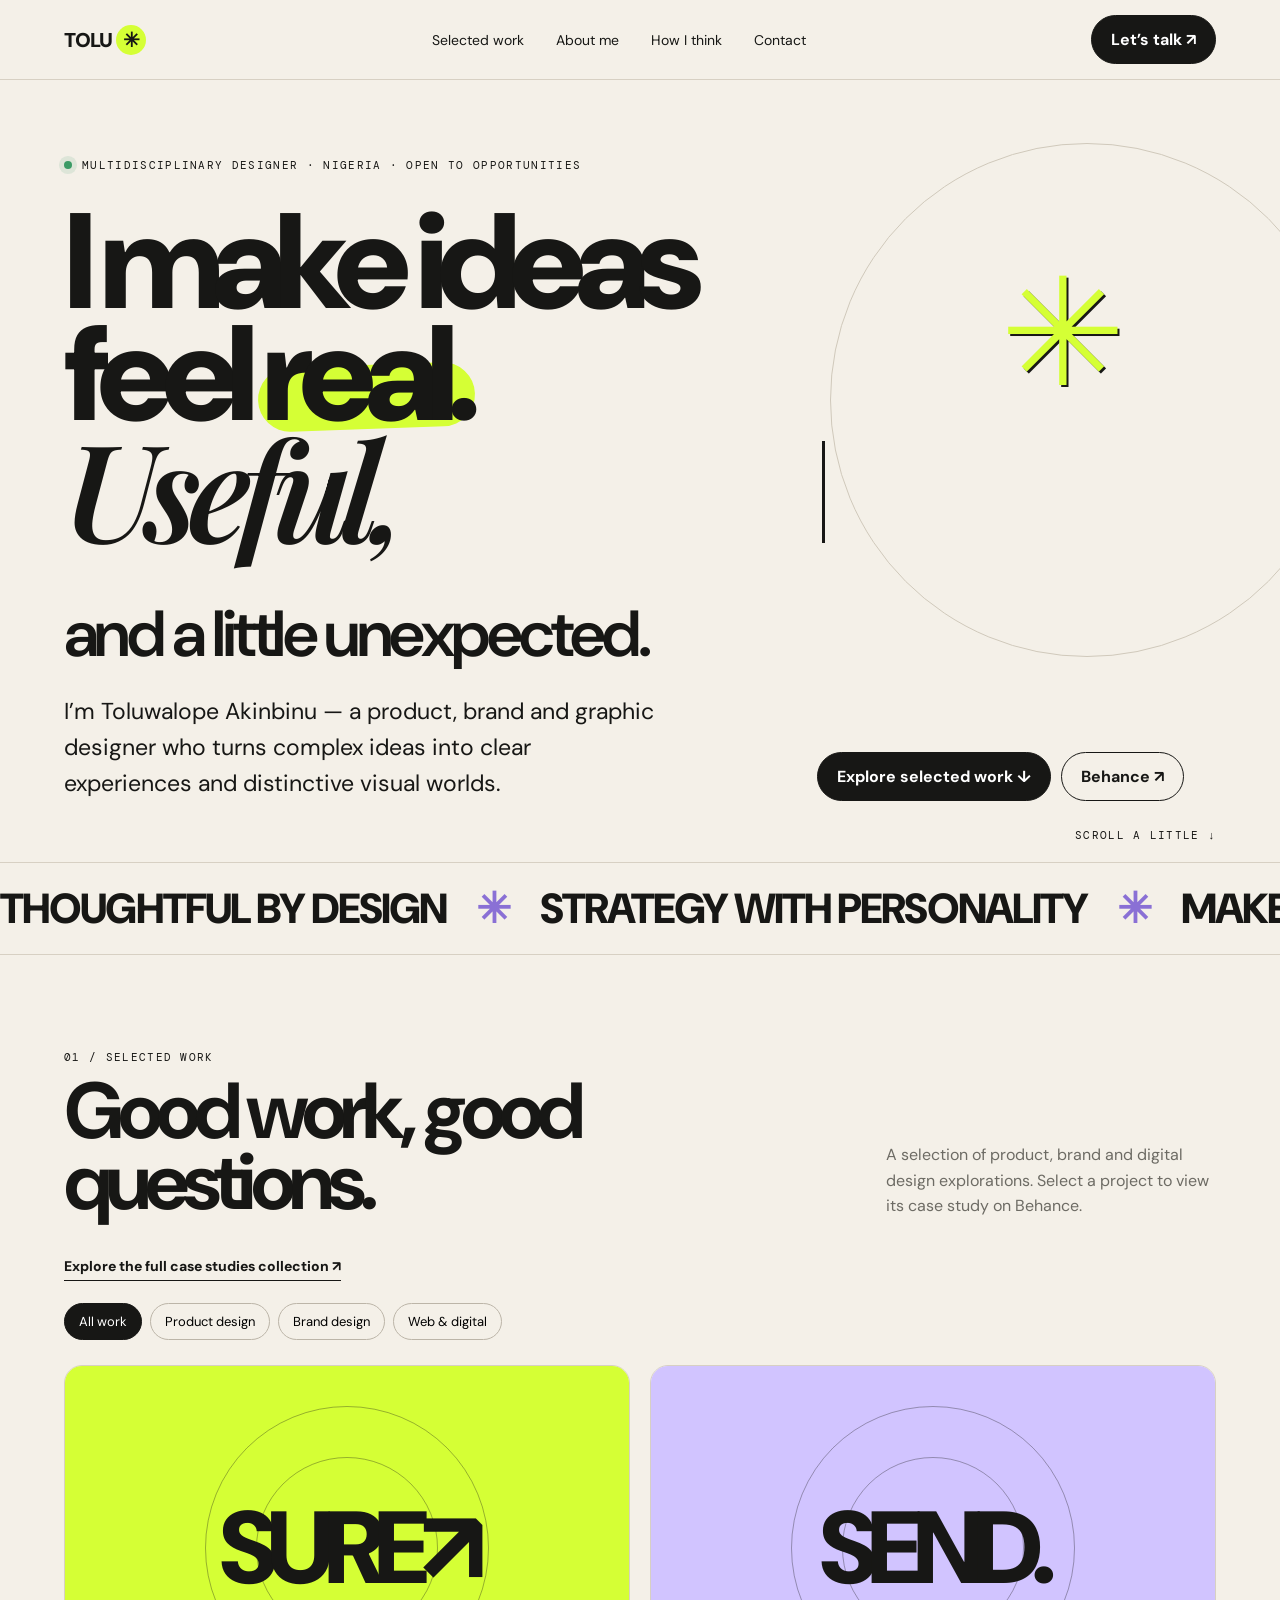
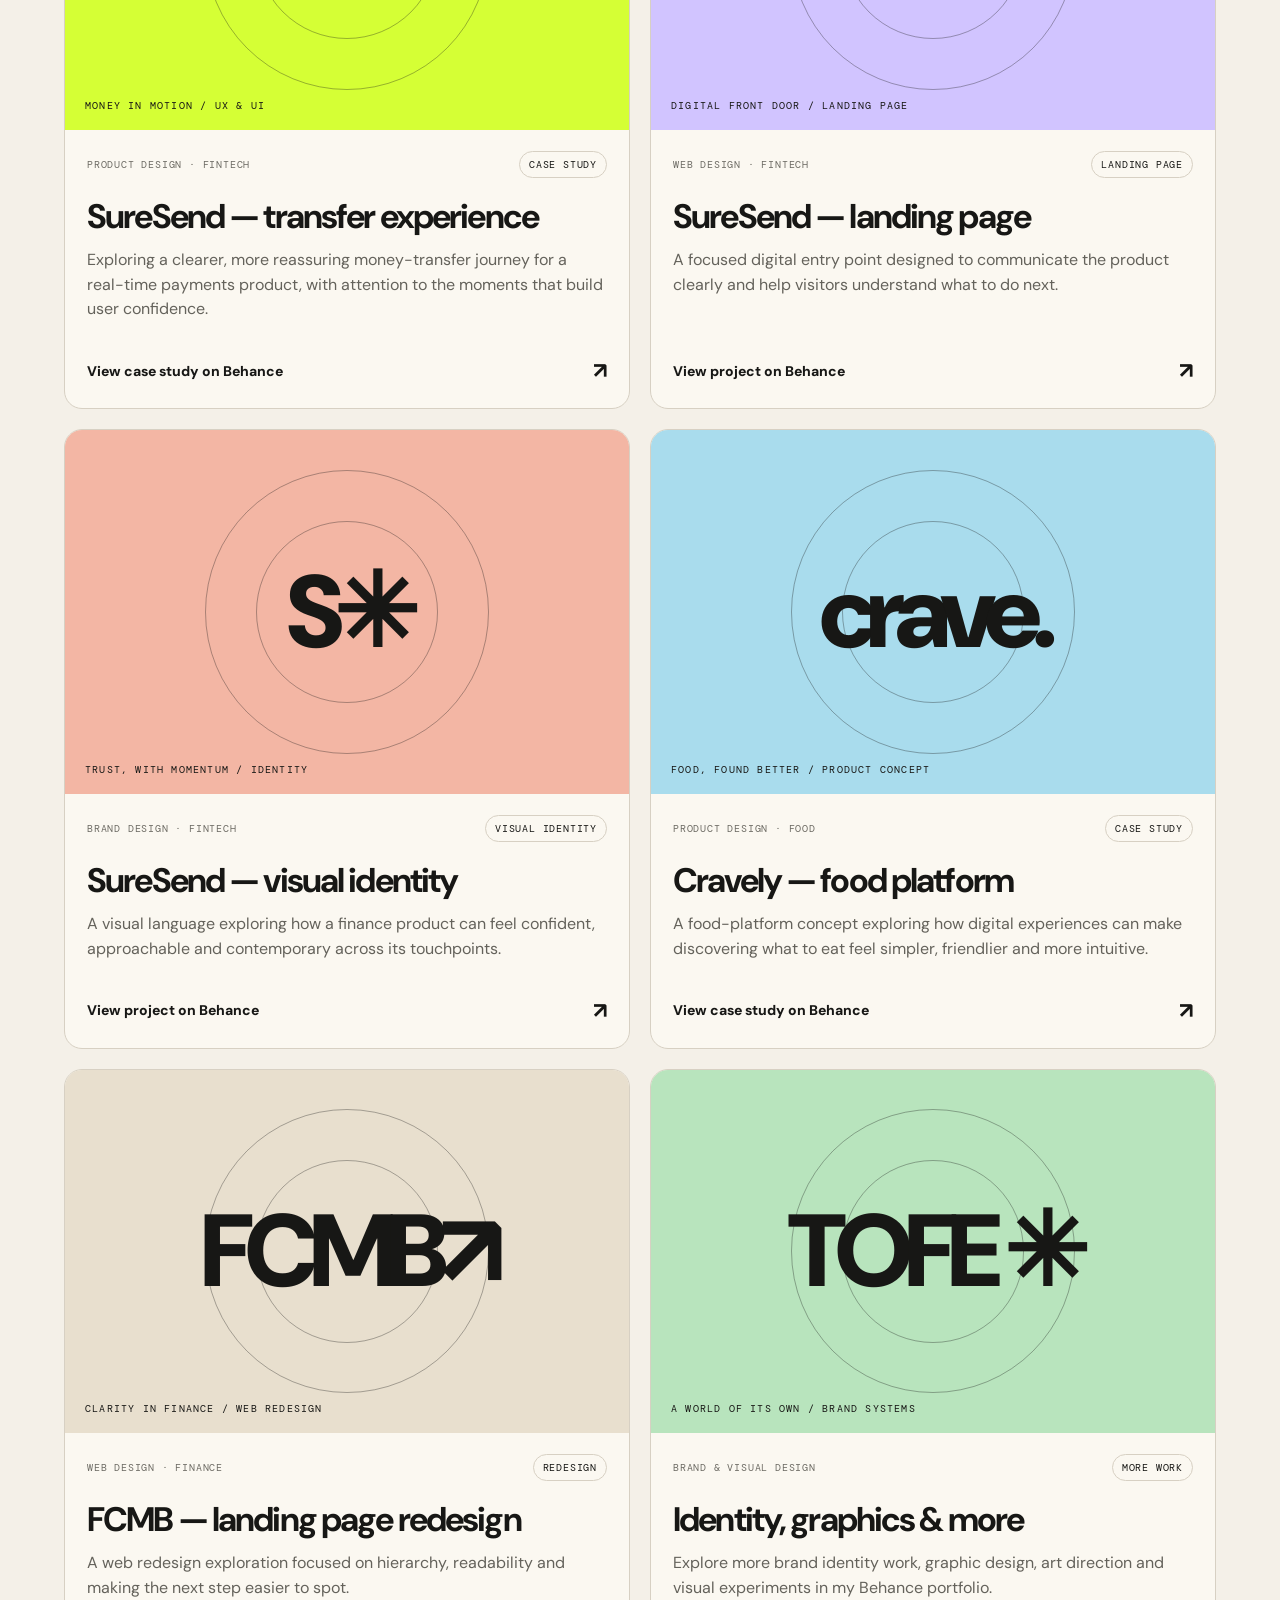
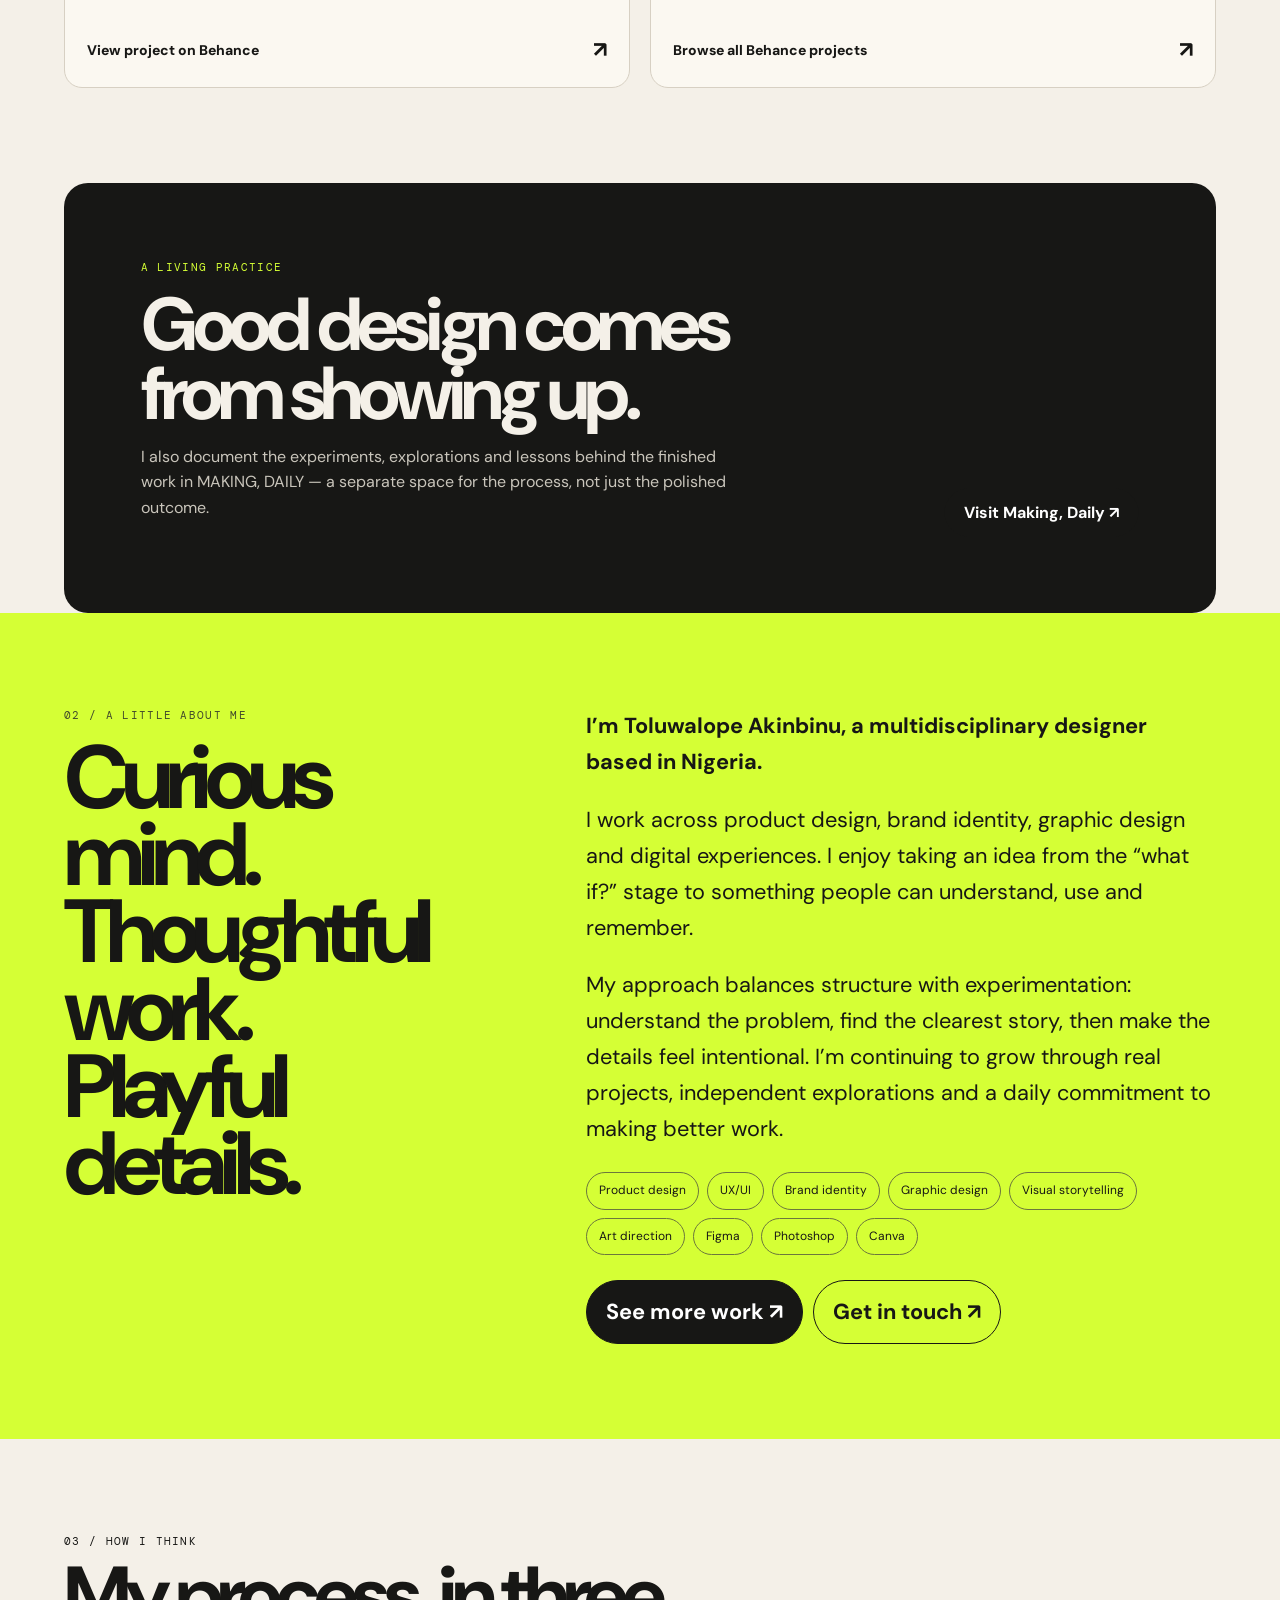
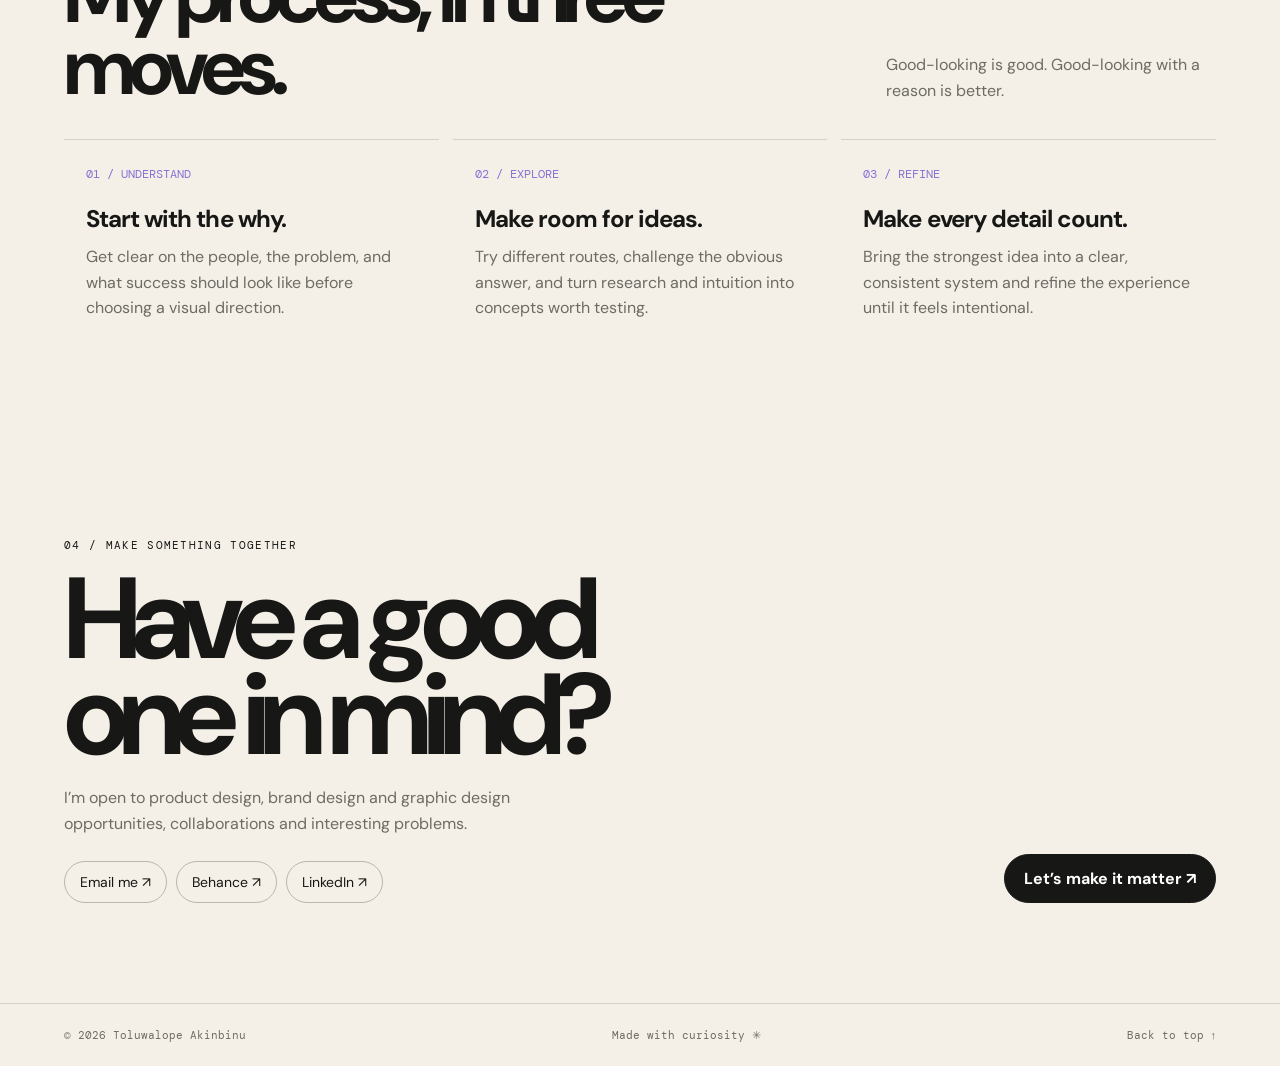
<file: index.html>
<!doctype html>
<html lang="en">
<head>
<meta charset="utf-8"><meta name="viewport" content="width=device-width,initial-scale=1">
<title>Toluwalope Akinbinu — Multidisciplinary Designer</title>
<meta name="description" content="Toluwalope Akinbinu is a multidisciplinary designer working across product design, brand identity, and visual communication.">
<link rel="preconnect" href="https://fonts.googleapis.com"><link rel="preconnect" href="https://fonts.gstatic.com" crossorigin>
<link href="https://fonts.googleapis.com/css2?family=DM+Mono:wght@400;500&family=DM+Sans:wght@400;500;600;700;800;900&family=Playfair+Display:ital,wght@1,600&display=swap" rel="stylesheet">
<style>
:root{--paper:#f4f0e8;--ink:#171715;--muted:#6d6b64;--lime:#d5ff35;--lav:#d1c4ff;--peach:#f3b6a4;--line:#d7d0c3}
*{box-sizing:border-box}html{scroll-behavior:smooth;scroll-padding-top:85px}body{margin:0;background:var(--paper);color:var(--ink);font-family:"DM Sans",sans-serif;overflow-x:hidden}a{color:inherit;text-decoration:none}button{font:inherit;cursor:pointer}
.nav{position:sticky;top:0;z-index:50;display:flex;align-items:center;justify-content:space-between;gap:20px;padding:15px clamp(20px,5vw,84px);background:#f4f0e8ed;backdrop-filter:blur(16px);border-bottom:1px solid var(--line)}
.brand{font-weight:900;font-size:20px;letter-spacing:-1px;white-space:nowrap}.brand-mark{display:inline-grid;place-items:center;background:var(--lime);width:30px;height:30px;border-radius:50%;margin-left:4px}.navlinks{display:flex;gap:clamp(14px,2.5vw,34px);font-size:14px}.navlinks a{position:relative}.navlinks a:after{content:"";position:absolute;left:0;bottom:-5px;width:100%;height:2px;background:var(--ink);transform:scaleX(0);transform-origin:right;transition:transform .25s}.navlinks a:hover:after{transform:scaleX(1);transform-origin:left}
.btn{display:inline-flex;align-items:center;justify-content:center;gap:10px;border:1px solid var(--ink);border-radius:100px;padding:13px 19px;background:var(--ink);color:white;font-weight:700;transition:transform .25s,background .25s,color .25s}.btn:hover{transform:translateY(-3px) rotate(-1deg);background:var(--lime);color:var(--ink)}.btn.light{background:transparent;color:var(--ink)}.btn.light:hover{background:var(--lime)}
.eyebrow,.mono{font:11px "DM Mono",monospace;letter-spacing:.12em;text-transform:uppercase}.muted{color:var(--muted)}
.hero{min-height:calc(94vh - 64px);padding:8vh clamp(20px,5vw,84px) 55px;display:flex;flex-direction:column;justify-content:center;position:relative;isolation:isolate;overflow:hidden}
.hero:before{content:"";position:absolute;width:clamp(260px,40vw,600px);aspect-ratio:1;border:1px solid #d0c9bb;border-radius:50%;right:-5%;top:8%;z-index:-1;animation:orbit 38s linear infinite}.hero:after{content:"✳";position:absolute;right:12%;top:20%;font-size:clamp(65px,12vw,150px);color:var(--lime);text-shadow:2px 2px 0 var(--ink);z-index:-1;animation:float 6s ease-in-out infinite}
.hero .eyebrow{display:flex;align-items:center;gap:10px}.dot{width:8px;height:8px;background:#3b9b65;border-radius:50%;display:inline-block;box-shadow:0 0 0 5px #3b9b6520}
.hero h1{font-size:clamp(58px,10.6vw,155px);line-height:.83;letter-spacing:-.09em;margin:34px 0 28px;max-width:1200px;font-weight:900;position:relative;z-index:1}.hero h1 .serif{font-family:"Playfair Display",serif;font-weight:600;font-style:italic;letter-spacing:-.085em}.hero h1 .highlight{position:relative;display:inline-block;z-index:0}.hero h1 .highlight:before{content:"";position:absolute;left:-2%;right:-3%;height:57%;bottom:2%;background:var(--lime);border-radius:100px;transform:rotate(-2deg);z-index:-1}.typed{color:#7656c8;display:inline-block;min-width:4.3ch}.caret{display:inline-block;width:3px;height:.75em;background:var(--ink);margin-left:3px;animation:blink .8s steps(2) infinite}
.hero-bottom{display:flex;justify-content:space-between;align-items:end;gap:30px;max-width:1120px}.hero-bottom p{font-size:clamp(17px,1.8vw,24px);line-height:1.55;max-width:590px;margin:0}.hero-actions{display:flex;gap:10px;flex-wrap:wrap}.scroll-note{position:absolute;right:5vw;bottom:20px}
.marquee{overflow:hidden;white-space:nowrap;border-block:1px solid var(--line);padding:18px 0}.marquee-track{display:inline-block;animation:marquee 28s linear infinite;font-size:clamp(20px,3.5vw,42px);font-weight:900;letter-spacing:-.045em}.marquee-track span{color:#8a70d5;padding:0 24px}
.section{padding:95px clamp(20px,5vw,84px)}.section-head{display:flex;align-items:end;justify-content:space-between;gap:25px;margin-bottom:36px}.section-head h2{font-size:clamp(42px,6.2vw,86px);letter-spacing:-.075em;line-height:.9;margin:12px 0 0}.section-head p{max-width:330px;line-height:1.6;margin:0}
.filters{display:flex;gap:8px;flex-wrap:wrap;margin-bottom:25px}.filter{border:1px solid #bcb5a8;border-radius:100px;background:transparent;padding:9px 14px;font-size:13px;transition:.2s}.filter:hover,.filter.active{background:var(--ink);border-color:var(--ink);color:white}
.projects{display:grid;grid-template-columns:repeat(2,minmax(0,1fr));gap:20px}.project{border:1px solid var(--line);border-radius:18px;overflow:hidden;background:#fbf8f1;transition:transform .35s,box-shadow .35s;display:flex;flex-direction:column}.project:hover{transform:translateY(-7px);box-shadow:0 18px 40px #17171512}.project[hidden]{display:none}
.cover{aspect-ratio:1.55;position:relative;display:grid;place-items:center;overflow:hidden;background:var(--lime);isolation:isolate}.cover:before{content:"";position:absolute;width:50%;aspect-ratio:1;border:1px solid #17171555;border-radius:50%;transition:transform .65s;z-index:-1}.cover:after{content:"";position:absolute;width:32%;aspect-ratio:1;border:1px solid #17171555;border-radius:50%;transition:transform .65s;z-index:-1}.project:hover .cover:before{transform:scale(1.55) rotate(20deg)}.project:hover .cover:after{transform:scale(.7) rotate(-30deg)}.cover .art{font-size:clamp(50px,8vw,110px);font-weight:900;letter-spacing:-.1em;transition:transform .55s}.project:hover .art{transform:rotate(-7deg) scale(1.08)}.cover.purple{background:var(--lav)}.cover.peach{background:var(--peach)}.cover.blue{background:#a9dced}.cover.cream{background:#e8dfce}.cover.green{background:#b8e4bd}.cover .mini{position:absolute;bottom:18px;left:20px;font:10px "DM Mono";letter-spacing:.12em;text-transform:uppercase}
.project-content{padding:21px 22px 23px;display:flex;flex-direction:column;flex:1}.project-meta{display:flex;justify-content:space-between;gap:12px;align-items:center;font:10px "DM Mono";text-transform:uppercase;letter-spacing:.08em;color:var(--muted)}.tag{border:1px solid var(--line);padding:6px 9px;border-radius:100px;color:var(--ink)}.project h3{font-size:clamp(23px,3vw,34px);letter-spacing:-.055em;margin:16px 0 9px}.project p{line-height:1.55;color:#64625b;margin:0 0 22px;max-width:570px}.project-link{display:flex;justify-content:space-between;align-items:center;margin-top:auto;padding-top:12px;font-weight:800;font-size:14px}.project-link span:last-child{font-size:22px;transition:transform .2s}.project:hover .project-link span:last-child{transform:translate(4px,-4px)}
.callout{background:var(--ink);color:var(--paper);padding:clamp(35px,6vw,80px);border-radius:24px;display:grid;grid-template-columns:1fr auto;align-items:end;gap:25px;margin:0 clamp(20px,5vw,84px)}.callout h2{font-size:clamp(38px,6vw,75px);letter-spacing:-.07em;line-height:.92;margin:16px 0}.callout p{color:#c9c5bb;max-width:600px;line-height:1.6}.callout .eyebrow{color:var(--lime)}
.about{background:var(--lime);display:grid;grid-template-columns:.8fr 1.2fr;gap:8vw}.about .eyebrow{color:#424b2b}.about h2{font-size:clamp(44px,7vw,95px);line-height:.86;letter-spacing:-.08em;margin:17px 0}.about-copy{font-size:clamp(17px,1.7vw,22px);line-height:1.65}.about-copy p:first-child{margin-top:0}.skills{display:flex;flex-wrap:wrap;gap:8px;margin:25px 0}.skill{border:1px solid #6c773d;border-radius:100px;padding:8px 12px;font-size:12px}.about-actions{display:flex;gap:10px;flex-wrap:wrap}.about .btn{background:var(--ink);color:white;border-color:var(--ink)}.about .btn.light{background:transparent;color:var(--ink)}.about .btn.light:hover{background:#e9ff8e}
.process-grid{display:grid;grid-template-columns:repeat(3,1fr);gap:14px}.process{padding:22px;border-top:1px solid var(--line)}.process .num{font:12px "DM Mono";color:#8a70d5}.process h3{font-size:24px;letter-spacing:-.04em;margin:20px 0 10px}.process p{color:var(--muted);line-height:1.6;margin:0}
.contact{padding:100px clamp(20px,5vw,84px);display:grid;grid-template-columns:1fr auto;align-items:end;gap:30px}.contact h2{font-size:clamp(50px,9vw,125px);line-height:.83;letter-spacing:-.085em;margin:20px 0 22px}.contact p{line-height:1.6;color:var(--muted);max-width:520px}.contact-links{display:flex;flex-wrap:wrap;gap:9px;margin-top:25px}.contact-link{border:1px solid #bcb5a8;border-radius:100px;padding:11px 15px;font-size:14px}.contact-link:hover{background:var(--lime);border-color:var(--lime)}
footer{border-top:1px solid var(--line);padding:24px clamp(20px,5vw,84px);display:flex;justify-content:space-between;gap:15px;flex-wrap:wrap;font:11px "DM Mono";color:var(--muted)}
.reveal{opacity:0;transform:translateY(28px);transition:opacity .75s ease,transform .75s ease}.reveal.visible{opacity:1;transform:none}
@keyframes blink{50%{opacity:0}}@keyframes orbit{to{transform:rotate(360deg)}}@keyframes float{50%{transform:translateY(-15px) rotate(8deg)}}@keyframes marquee{to{transform:translateX(-50%)}}
@media(max-width:760px){.navlinks{display:none}.nav{padding-block:13px}.hero{min-height:85vh;padding-top:85px}.hero h1{font-size:clamp(54px,15vw,100px)}.hero:before{right:-45%;top:12%}.hero:after{right:8%;top:10%;font-size:70px}.hero-bottom{display:block}.hero-actions{margin-top:23px}.scroll-note{display:none}.section{padding-block:68px}.section-head{align-items:start;flex-direction:column}.projects,.about,.process-grid,.contact,.callout{grid-template-columns:1fr}.callout{margin-inline:20px}.about{gap:22px}.contact .btn{justify-self:start}.project h3{font-size:27px}}
@media(prefers-reduced-motion:reduce){*,*:before,*:after{animation-duration:.01ms!important;animation-iteration-count:1!important;scroll-behavior:auto!important;transition-duration:.01ms!important}.reveal{opacity:1;transform:none}}
 .case-study-index{margin:0 0 22px}.case-study-index a{display:inline-flex;border-bottom:1px solid currentColor;padding-bottom:5px;font-weight:800;font-size:14px}
</style>
</head>
<body id="top">
<nav class="nav"><a class="brand" href="#top">TOLU<span class="brand-mark">✳</span></a><div class="navlinks"><a href="#work">Selected work</a><a href="#about">About me</a><a href="#approach">How I think</a><a href="#contact">Contact</a></div><a class="btn" href="mailto:akinbintoluwalope@gmail.com">Let’s talk ↗</a></nav>
<header class="hero">
<div class="eyebrow"><span class="dot"></span> Multidisciplinary designer · Nigeria · Open to opportunities</div>
<h1>I make ideas<br>feel <span class="highlight">real.</span><br><span class="serif">Useful,</span> <span class="typed" id="typed">human</span><span class="caret"></span><br><span style="font-size:.48em;letter-spacing:-.055em;font-weight:600">and a little unexpected.</span></h1>
<div class="hero-bottom"><p>I’m Toluwalope Akinbinu — a product, brand and graphic designer who turns complex ideas into clear experiences and distinctive visual worlds.</p><div class="hero-actions"><a class="btn" href="#work">Explore selected work ↓</a><a class="btn light" href="https://www.behance.net/akinbintoluwal" target="_blank" rel="noreferrer">Behance ↗</a></div></div>
<div class="scroll-note mono">SCROLL A LITTLE ↓</div>
</header>
<div class="marquee"><div class="marquee-track">THOUGHTFUL BY DESIGN <span>✳</span> STRATEGY WITH PERSONALITY <span>✳</span> MAKE IT CLEAR, MAKE IT MATTER <span>✳</span> THOUGHTFUL BY DESIGN <span>✳</span></div></div>
<section class="section" id="work"><div class="section-head reveal"><div><div class="eyebrow">01 / Selected work</div><h2>Good work, good questions.</h2></div><p class="muted">A selection of product, brand and digital design explorations. Select a project to view its case study on Behance.</p></div>
<p class="case-study-index"><a href="case-studies.html">Explore the full case studies collection ↗</a></p>
<div class="filters" id="filters"><button class="filter active" data-filter="all">All work</button><button class="filter" data-filter="product">Product design</button><button class="filter" data-filter="brand">Brand design</button><button class="filter" data-filter="digital">Web & digital</button></div>
<div class="projects" id="projects">
<a class="project reveal" data-category="product" href="case-studies.html#suresend-product"><div class="cover"><span class="art">SURE↗</span><span class="mini">Money in motion / UX & UI</span></div><div class="project-content"><div class="project-meta"><span>Product design · Fintech</span><span class="tag">Case study</span></div><h3>SureSend — transfer experience</h3><p>Exploring a clearer, more reassuring money-transfer journey for a real-time payments product, with attention to the moments that build user confidence.</p><div class="project-link"><span>View case study on Behance</span><span>↗</span></div></div></a>
<a class="project reveal" data-category="digital" href="https://www.behance.net/gallery/255577499/Landing-Page-SureSend" target="_blank" rel="noreferrer"><div class="cover purple"><span class="art">SEND.</span><span class="mini">Digital front door / Landing page</span></div><div class="project-content"><div class="project-meta"><span>Web design · Fintech</span><span class="tag">Landing page</span></div><h3>SureSend — landing page</h3><p>A focused digital entry point designed to communicate the product clearly and help visitors understand what to do next.</p><div class="project-link"><span>View project on Behance</span><span>↗</span></div></div></a>
<a class="project reveal" data-category="brand" href="case-studies.html#suresend-brand"><div class="cover peach"><span class="art">S✳</span><span class="mini">Trust, with momentum / Identity</span></div><div class="project-content"><div class="project-meta"><span>Brand design · Fintech</span><span class="tag">Visual identity</span></div><h3>SureSend — visual identity</h3><p>A visual language exploring how a finance product can feel confident, approachable and contemporary across its touchpoints.</p><div class="project-link"><span>View project on Behance</span><span>↗</span></div></div></a>
<a class="project reveal" data-category="product" href="case-studies.html#cravely"><div class="cover blue"><span class="art">crave.</span><span class="mini">Food, found better / Product concept</span></div><div class="project-content"><div class="project-meta"><span>Product design · Food</span><span class="tag">Case study</span></div><h3>Cravely — food platform</h3><p>A food-platform concept exploring how digital experiences can make discovering what to eat feel simpler, friendlier and more intuitive.</p><div class="project-link"><span>View case study on Behance</span><span>↗</span></div></div></a>
<a class="project reveal" data-category="digital" href="case-studies.html#fcmb"><div class="cover cream"><span class="art">FCMB↗</span><span class="mini">Clarity in finance / Web redesign</span></div><div class="project-content"><div class="project-meta"><span>Web design · Finance</span><span class="tag">Redesign</span></div><h3>FCMB — landing page redesign</h3><p>A web redesign exploration focused on hierarchy, readability and making the next step easier to spot.</p><div class="project-link"><span>View project on Behance</span><span>↗</span></div></div></a>
<a class="project reveal" data-category="brand" href="case-studies.html#tofe"><div class="cover green"><span class="art">TOFE ✳</span><span class="mini">A world of its own / Brand systems</span></div><div class="project-content"><div class="project-meta"><span>Brand & visual design</span><span class="tag">More work</span></div><h3>Identity, graphics & more</h3><p>Explore more brand identity work, graphic design, art direction and visual experiments in my Behance portfolio.</p><div class="project-link"><span>Browse all Behance projects</span><span>↗</span></div></div></a>
</div></section>
<section class="callout reveal"><div><div class="eyebrow">A living practice</div><h2>Good design comes<br>from showing up.</h2><p>I also document the experiments, explorations and lessons behind the finished work in MAKING, DAILY — a separate space for the process, not just the polished outcome.</p></div><a class="btn" href="https://making-daily-portfolio.vercel.app/" target="_blank" rel="noreferrer">Visit Making, Daily ↗</a></section>
<section class="section about" id="about"><div><div class="eyebrow">02 / A little about me</div><h2>Curious mind.<br>Thoughtful work.<br>Playful details.</h2></div><div class="about-copy"><p><strong>I’m Toluwalope Akinbinu, a multidisciplinary designer based in Nigeria.</strong></p><p>I work across product design, brand identity, graphic design and digital experiences. I enjoy taking an idea from the “what if?” stage to something people can understand, use and remember.</p><p>My approach balances structure with experimentation: understand the problem, find the clearest story, then make the details feel intentional. I’m continuing to grow through real projects, independent explorations and a daily commitment to making better work.</p><div class="skills"><span class="skill">Product design</span><span class="skill">UX/UI</span><span class="skill">Brand identity</span><span class="skill">Graphic design</span><span class="skill">Visual storytelling</span><span class="skill">Art direction</span><span class="skill">Figma</span><span class="skill">Photoshop</span><span class="skill">Canva</span></div><div class="about-actions"><a class="btn" href="https://www.behance.net/akinbintoluwal" target="_blank" rel="noreferrer">See more work ↗</a><a class="btn light" href="mailto:akinbintoluwalope@gmail.com">Get in touch ↗</a></div></div></section>
<section class="section" id="approach"><div class="section-head reveal"><div><div class="eyebrow">03 / How I think</div><h2>My process, in three moves.</h2></div><p class="muted">Good-looking is good. Good-looking with a reason is better.</p></div><div class="process-grid"><article class="process reveal"><span class="num">01 / UNDERSTAND</span><h3>Start with the why.</h3><p>Get clear on the people, the problem, and what success should look like before choosing a visual direction.</p></article><article class="process reveal"><span class="num">02 / EXPLORE</span><h3>Make room for ideas.</h3><p>Try different routes, challenge the obvious answer, and turn research and intuition into concepts worth testing.</p></article><article class="process reveal"><span class="num">03 / REFINE</span><h3>Make every detail count.</h3><p>Bring the strongest idea into a clear, consistent system and refine the experience until it feels intentional.</p></article></div></section>
<section class="contact" id="contact"><div><div class="eyebrow">04 / Make something together</div><h2>Have a good<br>one in mind?</h2><p>I’m open to product design, brand design and graphic design opportunities, collaborations and interesting problems.</p><div class="contact-links"><a class="contact-link" href="mailto:akinbintoluwalope@gmail.com">Email me ↗</a><a class="contact-link" href="https://www.behance.net/akinbintoluwal" target="_blank" rel="noreferrer">Behance ↗</a><a class="contact-link" href="https://www.linkedin.com/" target="_blank" rel="noreferrer">LinkedIn ↗</a></div></div><a class="btn" href="mailto:akinbintoluwalope@gmail.com">Let’s make it matter ↗</a></section>
<footer><span>© <span id="year"></span> Toluwalope Akinbinu</span><span>Made with curiosity ✳</span><a href="#top">Back to top ↑</a></footer>
<script>
const words=['human','useful','memorable','meaningful'];let wordIndex=0,charIndex=0,deleting=false;const typed=document.getElementById('typed');function typeLoop(){const word=words[wordIndex];typed.textContent=word.slice(0,charIndex);if(!deleting&&charIndex<word.length){charIndex++;setTimeout(typeLoop,95)}else if(!deleting){deleting=true;setTimeout(typeLoop,1250)}else if(charIndex>0){charIndex--;setTimeout(typeLoop,45)}else{deleting=false;wordIndex=(wordIndex+1)%words.length;setTimeout(typeLoop,260)}}typeLoop();
const observer=new IntersectionObserver(entries=>entries.forEach(entry=>{if(entry.isIntersecting){entry.target.classList.add('visible');observer.unobserve(entry.target)}}),{threshold:.12});document.querySelectorAll('.reveal').forEach(el=>observer.observe(el));
document.querySelectorAll('.filter').forEach(button=>button.addEventListener('click',()=>{document.querySelectorAll('.filter').forEach(b=>b.classList.remove('active'));button.classList.add('active');document.querySelectorAll('.project').forEach(card=>{card.hidden=button.dataset.filter!=='all'&&card.dataset.category!==button.dataset.filter})}));
document.getElementById('year').textContent=new Date().getFullYear();
</script></body></html>
</file>
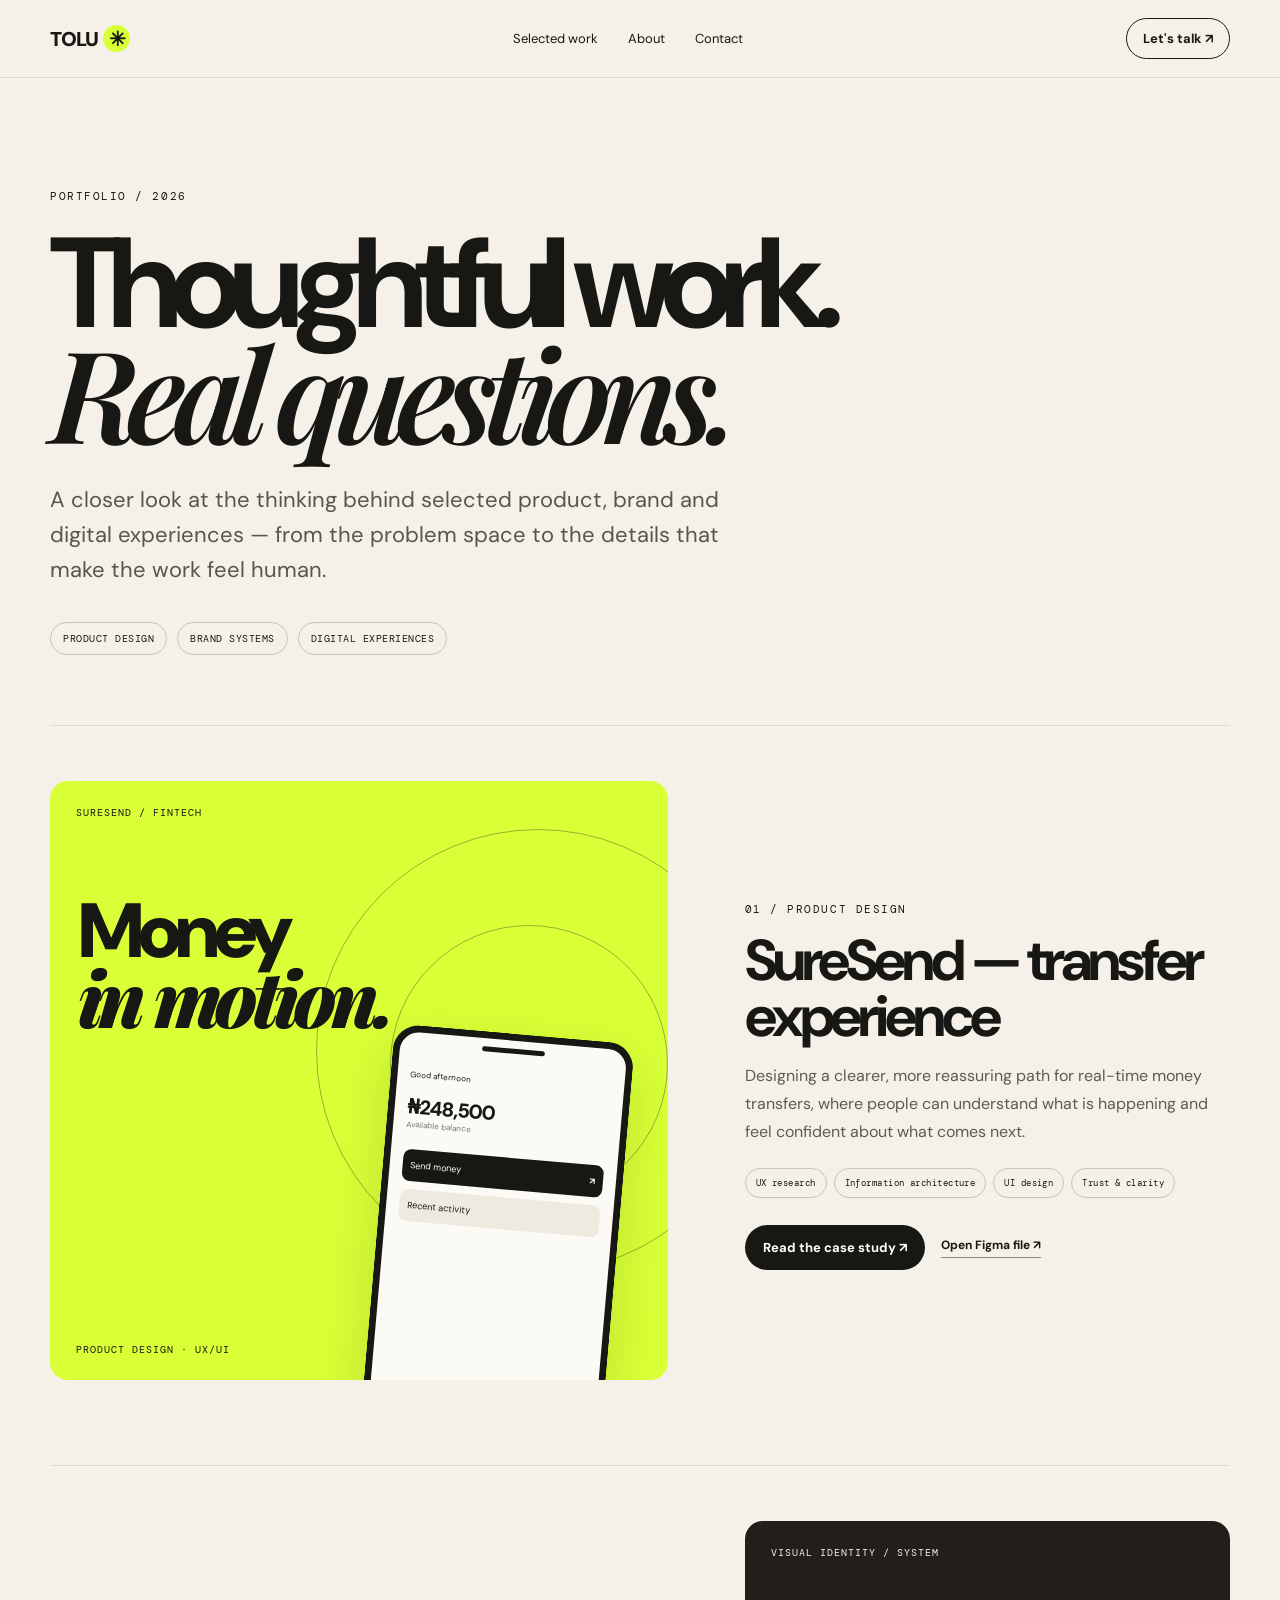
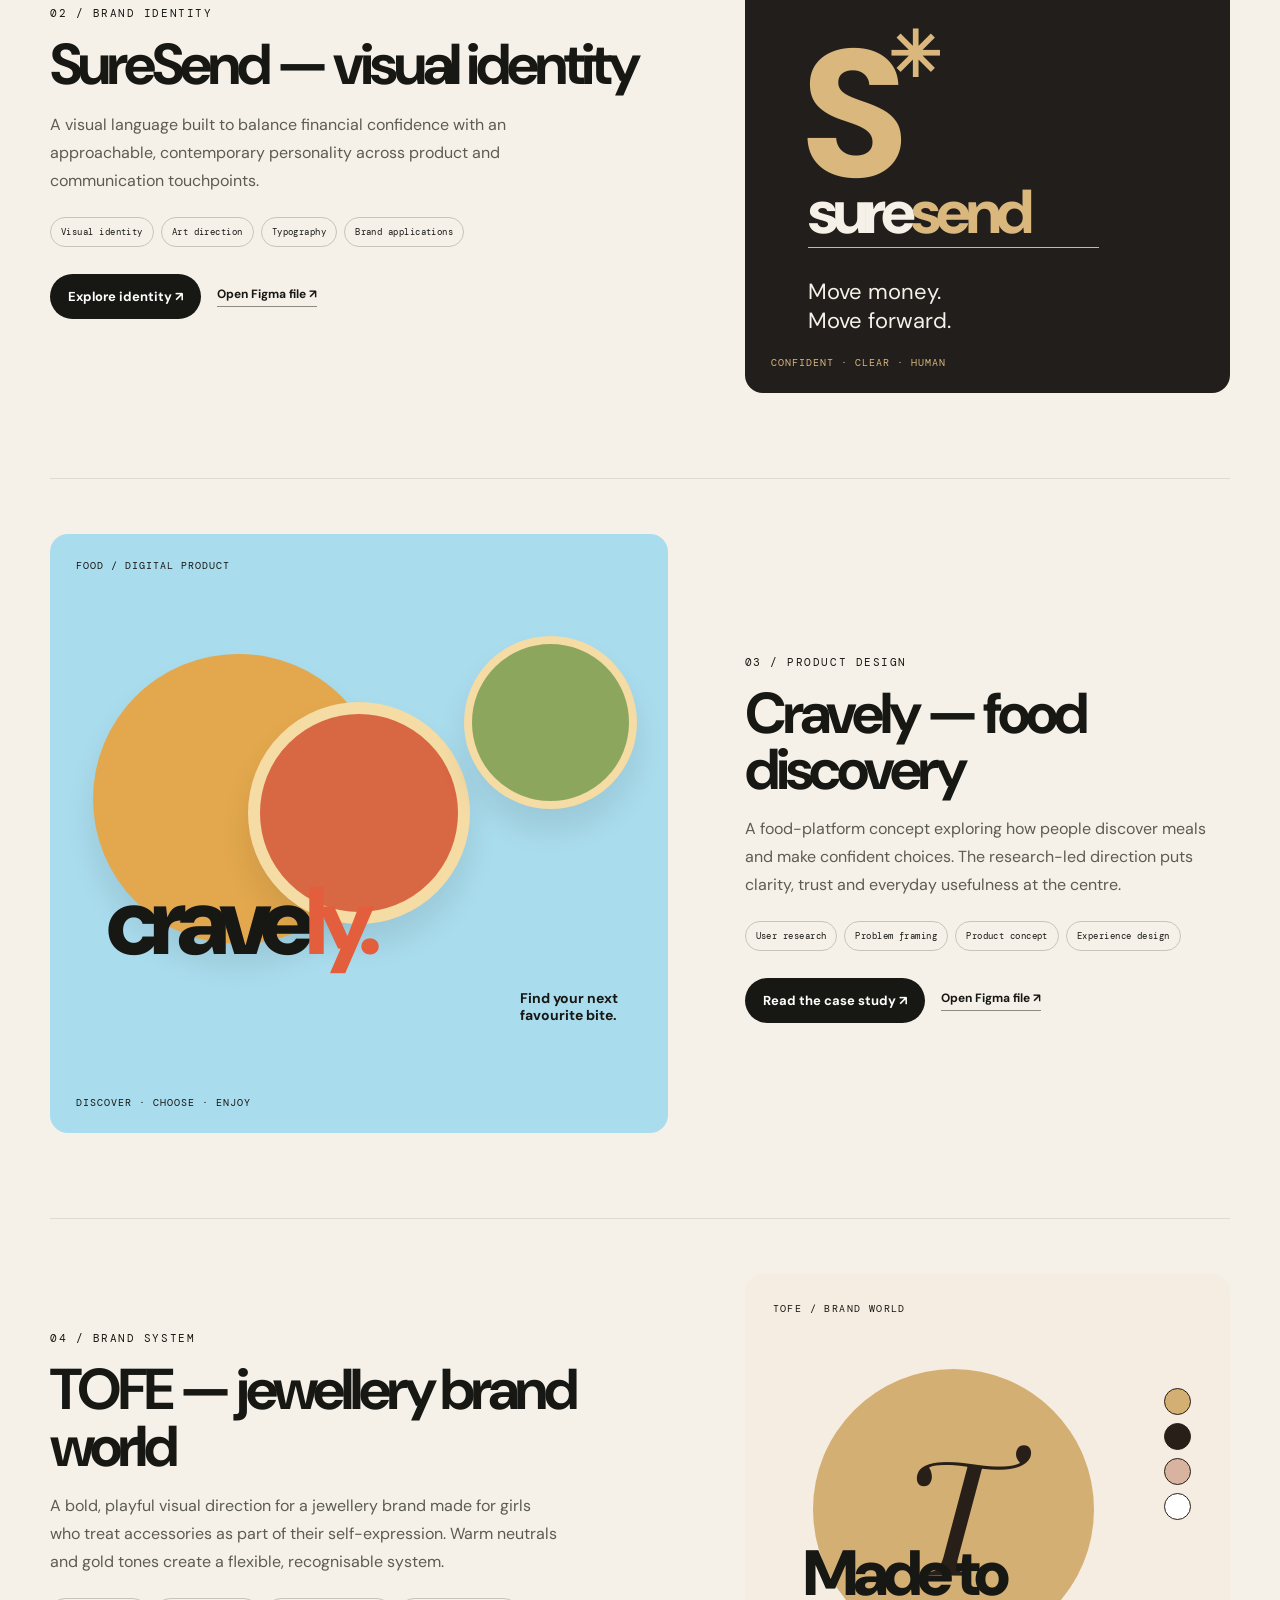
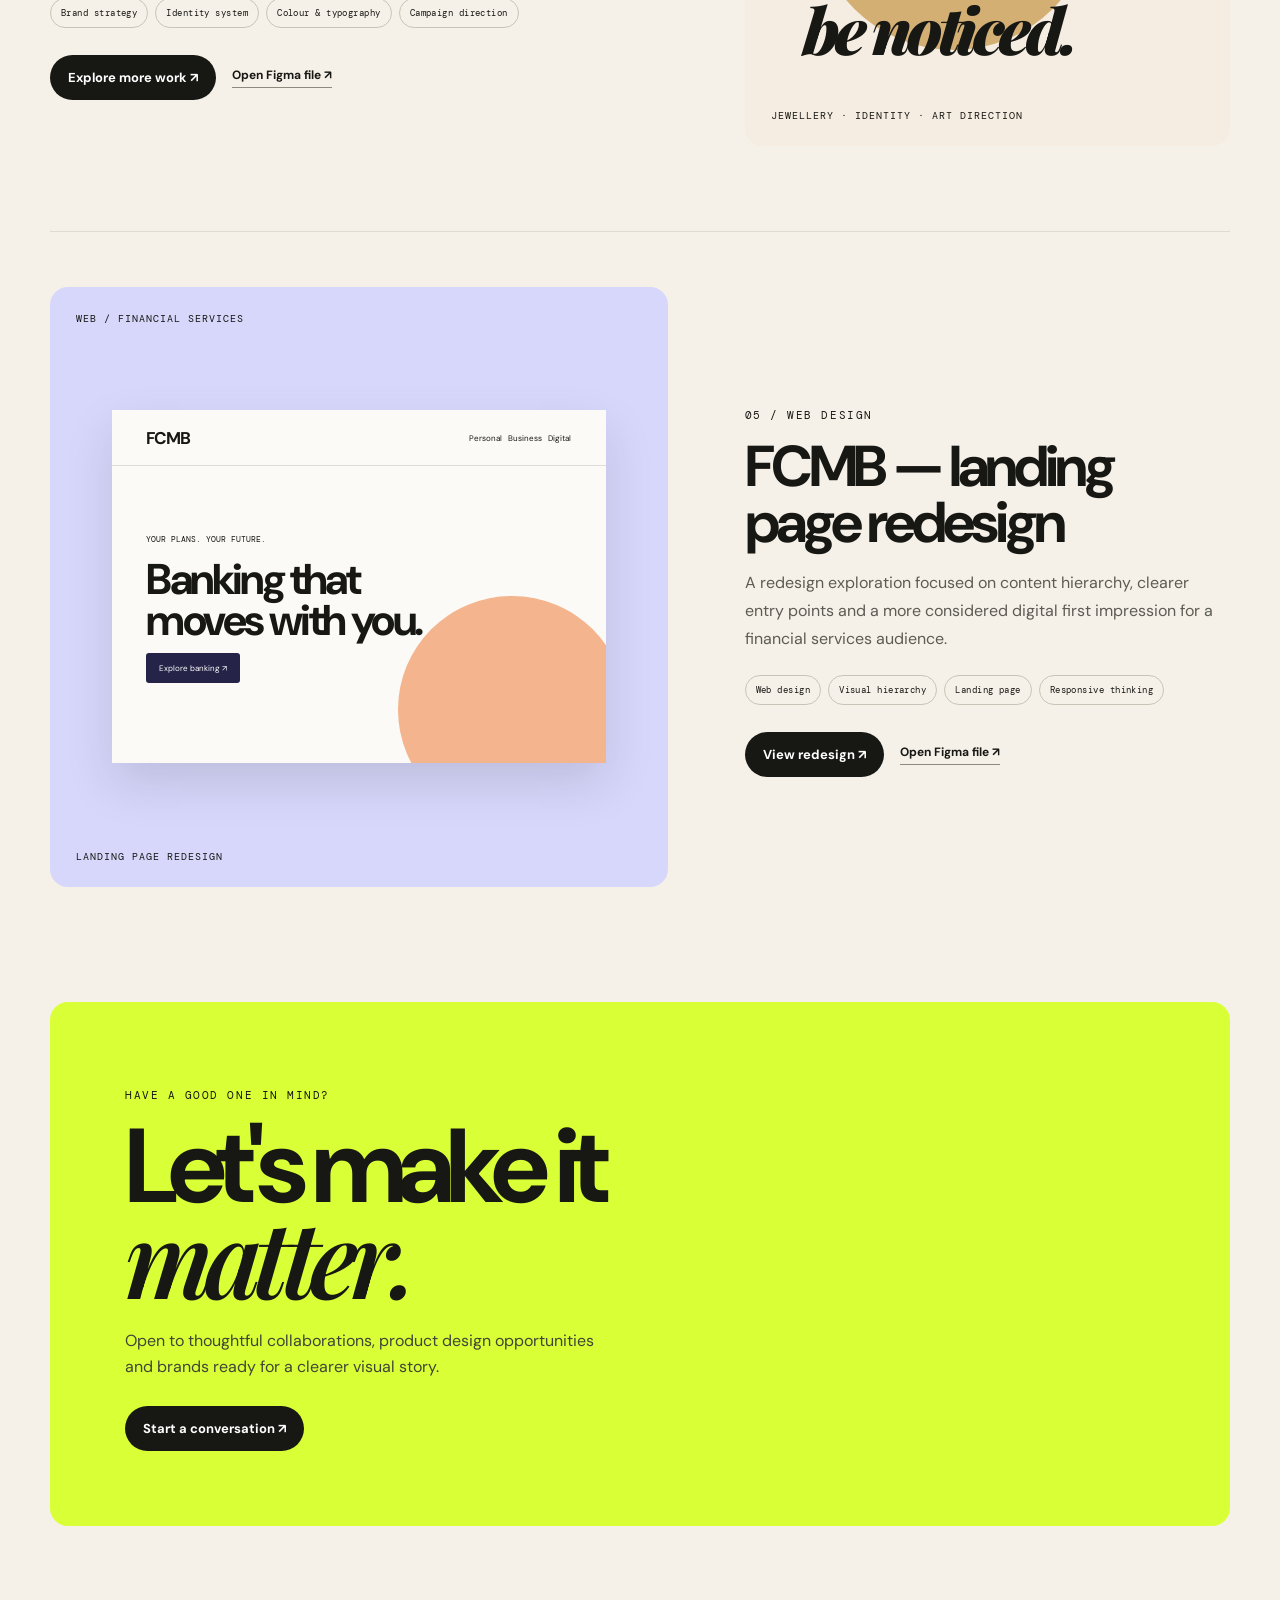
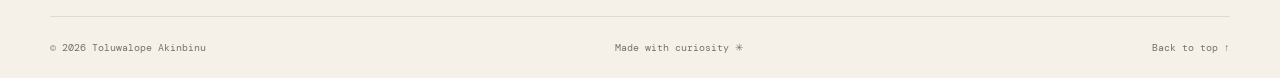
<file: case-studies.html>
<!doctype html>
<html lang="en"><head><meta charset="utf-8"><meta name="viewport" content="width=device-width, initial-scale=1"><meta name="description" content="Selected product, brand and digital design case studies by Toluwalope Akinbinu."><title>Selected Case Studies — Toluwalope Akinbinu</title><link rel="preconnect" href="https://fonts.googleapis.com"><link rel="preconnect" href="https://fonts.gstatic.com" crossorigin><link href="https://fonts.googleapis.com/css2?family=DM+Mono:wght@400;500&family=DM+Sans:wght@400;500;600;700;800;900&family=Playfair+Display:ital,wght@1,600&display=swap" rel="stylesheet"><link rel="stylesheet" href="case-studies.css"></head>
<body><nav class="nav"><a class="brand" href="index.html">TOLU<span class="mark">✳</span></a><div class="navlinks"><a href="index.html#work">Selected work</a><a href="index.html#about">About</a><a href="index.html#contact">Contact</a></div><a class="nav-cta" href="mailto:akinbintoluwalope@gmail.com">Let's talk ↗</a></nav>
<header class="intro wrap"><p class="eyebrow">PORTFOLIO / 2026</p><h1>Thoughtful work.<br><em>Real questions.</em></h1><p class="lede">A closer look at the thinking behind selected product, brand and digital experiences — from the problem space to the details that make the work feel human.</p><div class="intro-meta"><span>PRODUCT DESIGN</span><span>BRAND SYSTEMS</span><span>DIGITAL EXPERIENCES</span></div></header>
<main class="wrap"><section class="case feature" id="suresend-product"><div class="visual visual-sure"><div class="orb orb1"></div><div class="orb orb2"></div><div class="visual-label">SURESEND / FINTECH</div><div class="visual-title">Money<br><i>in motion.</i></div><div class="phone"><div class="phone-top"></div><div class="phone-label">Good afternoon</div><div class="phone-balance">₦248,500<span>Available balance</span></div><div class="phone-action">Send money <b>↗</b></div><div class="phone-action ghost">Recent activity</div></div><div class="visual-foot">PRODUCT DESIGN · UX/UI</div></div><div class="case-copy"><p class="eyebrow">01 / PRODUCT DESIGN</p><h2>SureSend — transfer experience</h2><p class="case-summary">Designing a clearer, more reassuring path for real-time money transfers, where people can understand what is happening and feel confident about what comes next.</p><div class="chips"><span>UX research</span><span>Information architecture</span><span>UI design</span><span>Trust & clarity</span></div><div class="case-actions"><a class="button" href="https://www.behance.net/gallery/255788903/UXUI-CASE-STUDY-SURESEND" target="_blank" rel="noreferrer">Read the case study ↗</a><a class="text-link" href="https://www.figma.com/design/T4tsBiAELFOlGHbPHbH3lU/SURE-SEND?node-id=467-6281" target="_blank" rel="noreferrer">Open Figma file ↗</a></div></div></section>
<section class="case reverse" id="suresend-brand"><div class="visual visual-brand"><div class="brand-sigil">S<span>✳</span></div><div class="brand-word">sure<span>send</span></div><div class="brand-rule"></div><p>Move money.<br>Move forward.</p><div class="visual-label">VISUAL IDENTITY / SYSTEM</div><div class="visual-foot">CONFIDENT · CLEAR · HUMAN</div></div><div class="case-copy"><p class="eyebrow">02 / BRAND IDENTITY</p><h2>SureSend — visual identity</h2><p class="case-summary">A visual language built to balance financial confidence with an approachable, contemporary personality across product and communication touchpoints.</p><div class="chips"><span>Visual identity</span><span>Art direction</span><span>Typography</span><span>Brand applications</span></div><div class="case-actions"><a class="button" href="https://www.behance.net/gallery/254587325/Visual-Identity-SureSend" target="_blank" rel="noreferrer">Explore identity ↗</a><a class="text-link" href="https://www.figma.com/design/T4tsBiAELFOlGHbPHbH3lU/SURE-SEND?node-id=790-11561" target="_blank" rel="noreferrer">Open Figma file ↗</a></div></div></section>
<section class="case" id="cravely"><div class="visual visual-crave"><div class="food-shape shape1"></div><div class="food-shape shape2"></div><div class="food-shape shape3"></div><div class="crave-type">crave<span>ly.</span></div><p class="crave-caption">Find your next<br>favourite bite.</p><div class="visual-label">FOOD / DIGITAL PRODUCT</div><div class="visual-foot">DISCOVER · CHOOSE · ENJOY</div></div><div class="case-copy"><p class="eyebrow">03 / PRODUCT DESIGN</p><h2>Cravely — food discovery</h2><p class="case-summary">A food-platform concept exploring how people discover meals and make confident choices. The research-led direction puts clarity, trust and everyday usefulness at the centre.</p><div class="chips"><span>User research</span><span>Problem framing</span><span>Product concept</span><span>Experience design</span></div><div class="case-actions"><a class="button" href="https://www.behance.net/gallery/250551777/ARCRAVELY-CASE-STUDY" target="_blank" rel="noreferrer">Read the case study ↗</a><a class="text-link" href="https://www.figma.com/design/WWOWhhBefSrqHKOSCkX3mg/ARCRAVELY?node-id=0-1" target="_blank" rel="noreferrer">Open Figma file ↗</a></div></div></section>
<section class="case reverse" id="tofe"><div class="visual visual-tofe"><div class="tofe-top">TOFE / BRAND WORLD</div><div class="tofe-circle">T</div><div class="tofe-title">Made to<br><i>be noticed.</i></div><div class="tofe-swatches"><i></i><i></i><i></i><i></i></div><div class="visual-foot">JEWELLERY · IDENTITY · ART DIRECTION</div></div><div class="case-copy"><p class="eyebrow">04 / BRAND SYSTEM</p><h2>TOFE — jewellery brand world</h2><p class="case-summary">A bold, playful visual direction for a jewellery brand made for girls who treat accessories as part of their self-expression. Warm neutrals and gold tones create a flexible, recognisable system.</p><div class="chips"><span>Brand strategy</span><span>Identity system</span><span>Colour & typography</span><span>Campaign direction</span></div><div class="case-actions"><a class="button" href="https://www.behance.net/akinbintoluwal" target="_blank" rel="noreferrer">Explore more work ↗</a><a class="text-link" href="https://www.figma.com/design/o3EPoFnoJAw9d37HnyBx3A/TOFE?node-id=16-315" target="_blank" rel="noreferrer">Open Figma file ↗</a></div></div></section>
<section class="case" id="fcmb"><div class="visual visual-fcmb"><div class="fcmb-frame"><div class="fcmb-bar"><b>FCMB</b><span>Personal&nbsp;&nbsp; Business&nbsp;&nbsp; Digital</span></div><div class="fcmb-content"><small>YOUR PLANS. YOUR FUTURE.</small><strong>Banking that<br>moves with you.</strong><span class="fcmb-btn">Explore banking ↗</span></div><div class="fcmb-sun"></div></div><div class="visual-label">WEB / FINANCIAL SERVICES</div><div class="visual-foot">LANDING PAGE REDESIGN</div></div><div class="case-copy"><p class="eyebrow">05 / WEB DESIGN</p><h2>FCMB — landing page redesign</h2><p class="case-summary">A redesign exploration focused on content hierarchy, clearer entry points and a more considered digital first impression for a financial services audience.</p><div class="chips"><span>Web design</span><span>Visual hierarchy</span><span>Landing page</span><span>Responsive thinking</span></div><div class="case-actions"><a class="button" href="https://www.behance.net/gallery/254093967/FCMB-LANDING-PAGE-REDESIGN" target="_blank" rel="noreferrer">View redesign ↗</a><a class="text-link" href="https://www.figma.com/design/dYVkIoYQBDhhii9V0SrLGe/FCMB-LANDING-PAGE---REDESIGN?node-id=0-1" target="_blank" rel="noreferrer">Open Figma file ↗</a></div></div></section>
<section class="end-card"><p class="eyebrow">HAVE A GOOD ONE IN MIND?</p><h2>Let's make it<br><em>matter.</em></h2><p>Open to thoughtful collaborations, product design opportunities and brands ready for a clearer visual story.</p><a class="button" href="mailto:akinbintoluwalope@gmail.com">Start a conversation ↗</a></section></main><footer class="wrap"><span>© <span id="year"></span> Toluwalope Akinbinu</span><span>Made with curiosity ✳</span><a href="#top">Back to top ↑</a></footer><script>document.getElementById('year').textContent=new Date().getFullYear();const io=new IntersectionObserver(es=>es.forEach(e=>{if(e.isIntersecting){e.target.classList.add('seen');io.unobserve(e.target)}}),{threshold:.12});document.querySelectorAll('.case,.end-card').forEach(el=>io.observe(el));</script></body></html>
</file>
<file: case-studies.css>
:root{--paper:#f5f1e8;--ink:#171714;--muted:#74736b;--lime:#d9ff36;--purple:#8060d6;--line:#dedbd1;--peach:#f3b6a4}*{box-sizing:border-box}html{scroll-behavior:smooth;scroll-padding-top:90px}body{margin:0;background:var(--paper);color:var(--ink);font-family:'DM Sans',sans-serif;overflow-x:hidden}a{color:inherit;text-decoration:none}.wrap{width:min(1180px,calc(100% - 64px));margin-inline:auto}.nav{height:78px;display:flex;align-items:center;justify-content:space-between;padding:0 max(32px,calc((100vw - 1180px)/2));border-bottom:1px solid var(--line);position:sticky;top:0;z-index:10;background:#f5f1e8ed;backdrop-filter:blur(14px)}.brand{font-size:20px;font-weight:900;letter-spacing:-1px}.mark{display:inline-grid;place-items:center;margin-left:5px;width:27px;height:27px;background:var(--lime);border-radius:50%}.navlinks{display:flex;gap:30px;font-size:13px}.nav-cta{font-size:13px;font-weight:700;border:1px solid var(--ink);padding:11px 16px;border-radius:99px}.intro{padding:100px 0 70px}.eyebrow{font:11px 'DM Mono',monospace;letter-spacing:.14em;text-transform:uppercase}.intro h1{font-size:clamp(64px,10vw,132px);line-height:.84;letter-spacing:-.09em;margin:27px 0 28px}.intro h1 em,.end-card h2 em{font-family:'Playfair Display',serif;font-weight:600}.lede{font-size:clamp(17px,2vw,22px);line-height:1.6;color:#56564f;max-width:690px}.intro-meta{display:flex;gap:10px;flex-wrap:wrap;margin-top:34px}.intro-meta span,.chips span{font:10px 'DM Mono',monospace;letter-spacing:.05em;border:1px solid #c9c4b8;border-radius:99px;padding:9px 12px}.case{display:grid;grid-template-columns:1.12fr .88fr;gap:clamp(30px,6vw,78px);align-items:center;padding:55px 0 85px;border-top:1px solid var(--line);opacity:0;transform:translateY(18px);transition:opacity .65s ease,transform .65s ease}.case.seen,.end-card.seen{opacity:1;transform:none}.case.reverse .visual{order:2}.case.reverse .case-copy{order:1}.visual{min-height:470px;aspect-ratio:1.03;border-radius:18px;position:relative;overflow:hidden;padding:28px;isolation:isolate}.visual-label,.visual-foot{position:absolute;left:26px;font:10px 'DM Mono',monospace;letter-spacing:.1em;z-index:2}.visual-label{top:25px}.visual-foot{bottom:24px}.visual-sure{background:#d9ff36}.orb{position:absolute;border:1px solid #17171455;border-radius:50%;z-index:-1}.orb1{width:72%;aspect-ratio:1;right:-15%;top:8%}.orb2{width:45%;aspect-ratio:1;right:0;top:24%}.visual-title{font-size:clamp(46px,6vw,82px);font-weight:900;line-height:.85;letter-spacing:-.08em;margin-top:90px}.visual-title i{font-family:'Playfair Display',serif}.phone{position:absolute;right:8%;bottom:-9%;width:39%;min-width:155px;height:67%;border:7px solid #171714;border-bottom:0;border-radius:26px 26px 0 0;background:#fbfaf4;padding:25px 13px;box-shadow:0 20px 50px #17171422;transform:rotate(5deg)}.phone-top{position:absolute;top:8px;left:36%;width:28%;height:5px;border-radius:8px;background:#171714}.phone-label{font-size:8px;margin-top:12px}.phone-balance{font-size:20px;font-weight:800;margin-top:14px;letter-spacing:-1px}.phone-balance span{display:block;font-size:8px;color:#777;font-weight:400;letter-spacing:0}.phone-action{padding:10px 8px;background:#171714;color:white;border-radius:8px;font-size:9px;margin-top:20px}.phone-action b{float:right}.phone-action.ghost{background:#eeeae0;color:#171714;margin-top:8px}.case-copy h2{font-size:clamp(36px,4.5vw,58px);letter-spacing:-.07em;line-height:.98;margin:17px 0}.case-summary{font-size:16px;line-height:1.75;color:#5c5b54;max-width:510px}.chips{display:flex;gap:7px;flex-wrap:wrap;margin:22px 0 27px}.chips span{font-size:9px;padding:8px 10px}.case-actions{display:flex;gap:16px;align-items:center;flex-wrap:wrap}.button{display:inline-flex;background:var(--ink);color:white;border-radius:99px;padding:14px 18px;font-weight:700;font-size:13px;transition:transform .2s,background .2s,color .2s}.button:hover{background:var(--lime);color:var(--ink);transform:translateY(-2px)}.text-link{font-size:12px;font-weight:700;border-bottom:1px solid #8d8a80;padding-bottom:4px}.visual-brand{background:#211e1b;color:#f5f1e8}.brand-sigil{position:absolute;top:22%;left:12%;font-size:clamp(90px,15vw,180px);font-weight:900;line-height:1;color:#d9b77d;letter-spacing:-.1em}.brand-sigil span{font-size:.35em;vertical-align:top}.brand-word{position:absolute;left:13%;top:53%;font-size:clamp(32px,5vw,62px);letter-spacing:-.08em;font-weight:800}.brand-word span{color:#d9b77d}.brand-rule{position:absolute;left:13%;top:69%;height:1px;width:60%;background:#d9b77d}.visual-brand p{position:absolute;left:13%;top:71%;font-size:clamp(15px,2vw,22px);line-height:1.3}.visual-brand .visual-foot{color:#d9b77d}.visual-crave{background:#a9dced}.food-shape{position:absolute;border-radius:50%;box-shadow:0 20px 30px #17171418}.shape1{width:47%;aspect-ratio:1;background:#e3a84d;top:20%;left:7%}.shape2{width:36%;aspect-ratio:1;background:#d86743;top:28%;left:32%;border:12px solid #f5dba4}.shape3{width:28%;aspect-ratio:1;background:#8ca65d;top:17%;right:5%;border:8px solid #f5dba4}.crave-type{position:absolute;left:9%;bottom:25%;font-size:clamp(54px,8vw,96px);font-weight:900;letter-spacing:-.1em}.crave-type span{color:#e35e3c}.crave-caption{position:absolute;right:8%;bottom:16%;font-weight:700;font-size:14px;line-height:1.2}.visual-tofe{background:#f5ede1}.tofe-top{font:10px 'DM Mono',monospace;letter-spacing:.14em}.tofe-circle{position:absolute;left:14%;top:20%;width:58%;aspect-ratio:1;border-radius:50%;background:#d4af73;display:grid;place-items:center;font:italic 160px 'Playfair Display',serif;color:#281f19}.tofe-title{position:absolute;left:12%;bottom:18%;font-size:clamp(38px,5vw,64px);font-weight:900;line-height:.85;letter-spacing:-.08em}.tofe-title i{font-family:'Playfair Display',serif}.tofe-swatches{position:absolute;right:8%;top:24%;display:flex;flex-direction:column;gap:8px}.tofe-swatches i{width:27px;height:27px;border-radius:50%;background:#d4af73;border:1px solid #281f19}.tofe-swatches i:nth-child(2){background:#281f19}.tofe-swatches i:nth-child(3){background:#d8b4a0}.tofe-swatches i:nth-child(4){background:#fff}.visual-fcmb{background:#d6d7fb;display:grid;place-items:center}.fcmb-frame{width:88%;height:65%;background:#fbfaf6;position:relative;overflow:hidden;box-shadow:0 20px 45px #17171420}.fcmb-bar{height:16%;border-bottom:1px solid #ddd;display:flex;align-items:center;justify-content:space-between;padding:0 7%;font-size:8px;position:relative;z-index:1}.fcmb-bar b{font-size:17px;letter-spacing:-1px}.fcmb-content{position:relative;z-index:1;padding:12% 7%}.fcmb-content small{font:8px 'DM Mono',monospace}.fcmb-content strong{display:block;font-size:clamp(25px,4vw,43px);line-height:.96;letter-spacing:-.06em;margin:12px 0}.fcmb-btn{display:inline-block;background:#252348;color:white;padding:10px 13px;font-size:8px;border-radius:3px}.fcmb-sun{position:absolute;width:46%;aspect-ratio:1;border-radius:50%;right:-4%;bottom:-17%;background:#f4b48e}.end-card{margin:30px 0 90px;background:var(--lime);padding:clamp(30px,6vw,75px);border-radius:18px;opacity:0;transform:translateY(18px);transition:opacity .65s,transform .65s}.end-card h2{font-size:clamp(58px,9vw,105px);line-height:.85;letter-spacing:-.08em;margin:20px 0}.end-card p:not(.eyebrow){max-width:490px;line-height:1.65;color:#414536;margin-bottom:25px}footer{border-top:1px solid var(--line);padding:24px 0;display:flex;justify-content:space-between;gap:14px;flex-wrap:wrap;font:10px 'DM Mono',monospace;color:var(--muted)}@media(max-width:820px){.wrap{width:calc(100% - 40px)}.nav{padding:0 20px}.navlinks{gap:15px}.intro{padding:75px 0 50px}.case,.case.reverse{grid-template-columns:1fr;gap:28px;padding:35px 0 55px}.case.reverse .visual,.case.reverse .case-copy{order:initial}.visual{min-height:0;aspect-ratio:1.06}.case-copy h2{max-width:600px}.phone{width:35%;min-width:140px}.brand-sigil{font-size:clamp(90px,22vw,160px)}}@media(max-width:520px){.nav{height:66px}.navlinks{display:none}.nav-cta{padding:9px 12px}.wrap{width:calc(100% - 32px)}.intro{padding:65px 0 40px}.intro h1{font-size:clamp(56px,16vw,82px)}.intro-meta span{font-size:8px;padding:8px}.visual{aspect-ratio:.94;padding:20px}.visual-label{left:20px;top:20px;font-size:8px}.visual-foot{left:20px;bottom:18px;font-size:8px}.visual-title{font-size:58px;margin-top:80px}.phone{right:6%;width:41%;min-width:132px}.case-copy h2{font-size:38px}.case-summary{font-size:15px}.case-actions{align-items:flex-start;flex-direction:column;gap:14px}.tofe-circle{font-size:110px}.fcmb-content strong{font-size:30px}footer{font-size:9px}}
@media(prefers-reduced-motion:reduce){*,*::before,*::after{scroll-behavior:auto!important;animation-duration:.01ms!important;transition-duration:.01ms!important}.case,.end-card{opacity:1;transform:none}}
</file>
